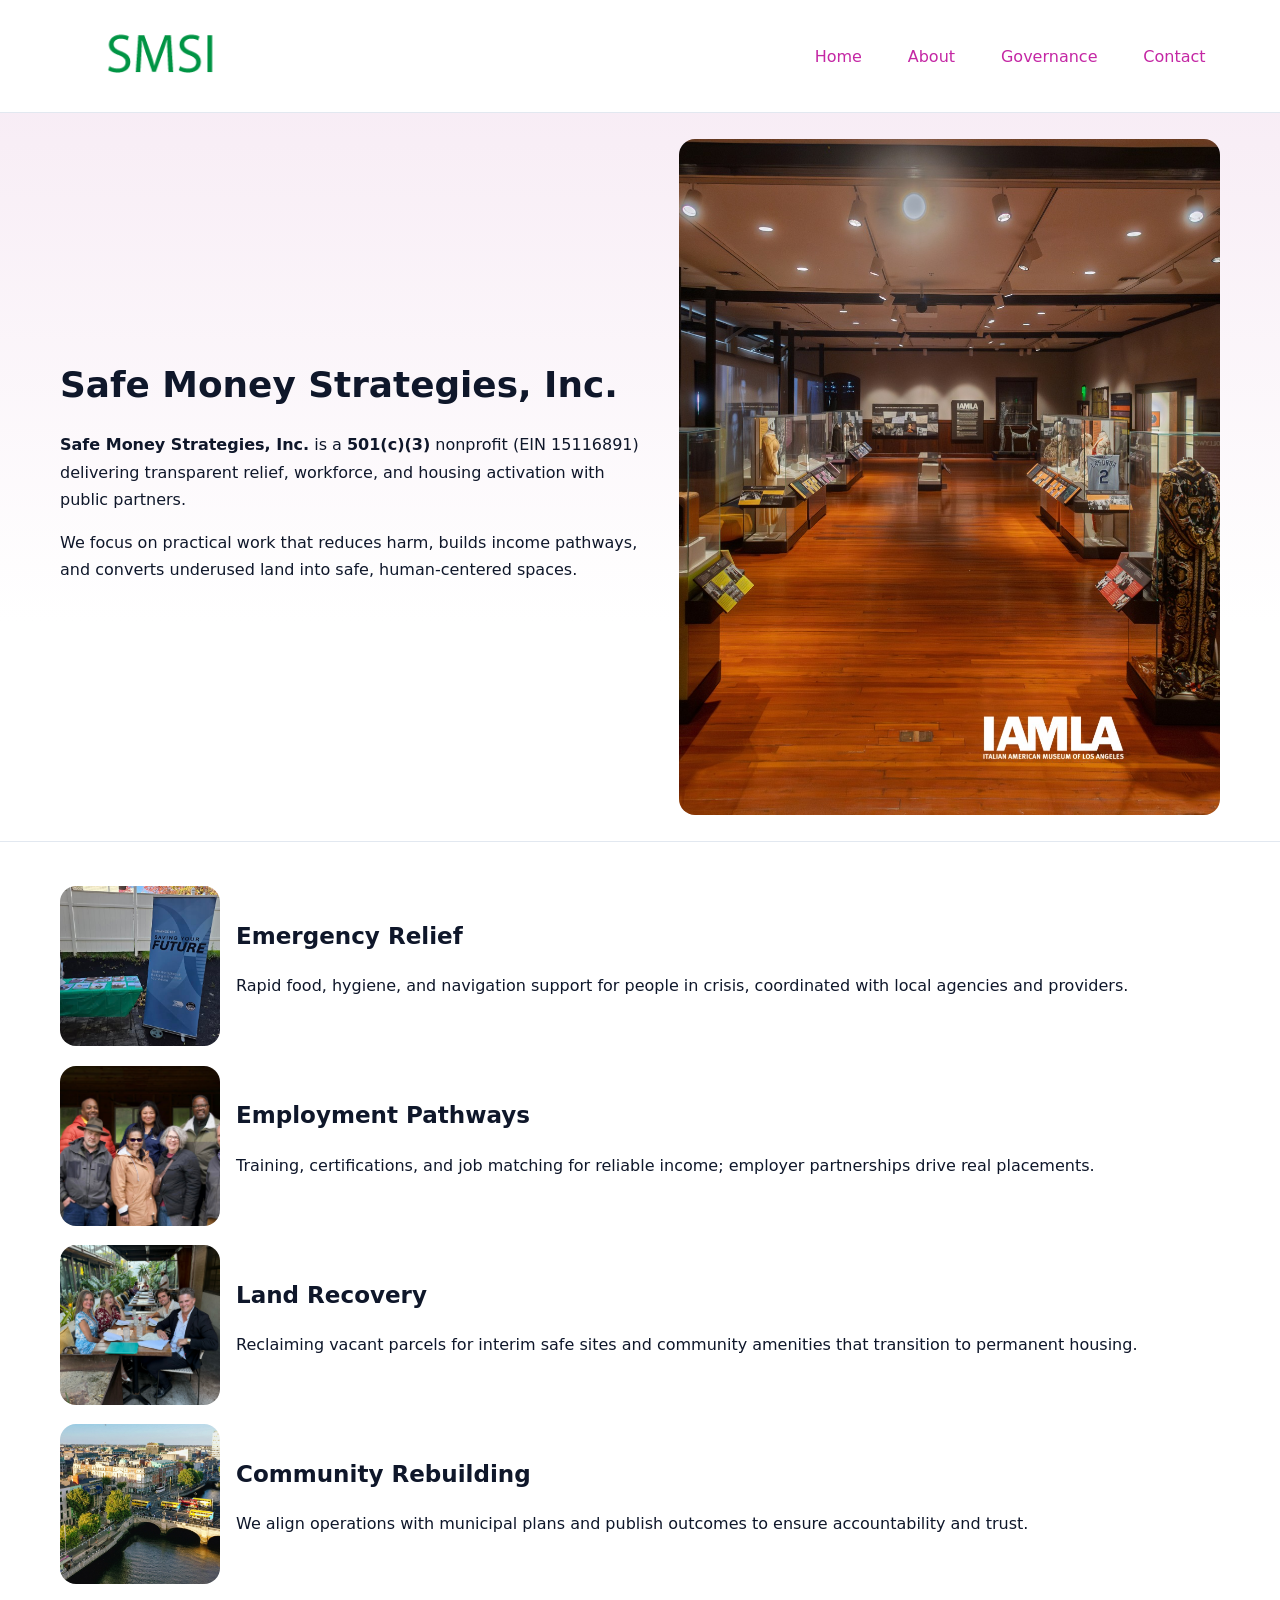
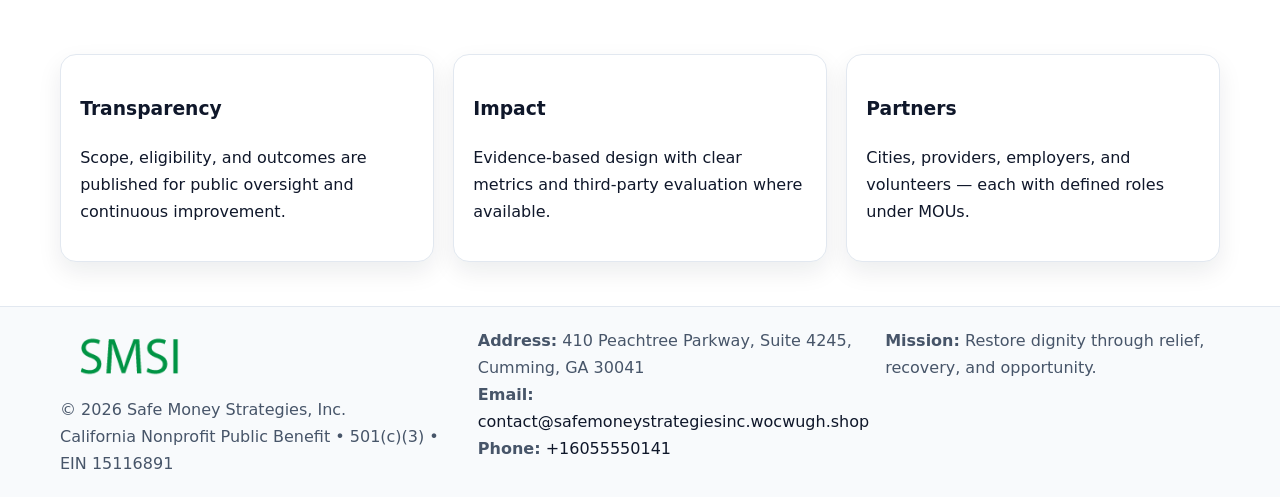
<file: index.html>
<!doctype html><html lang="en"><head>
<meta charset="utf-8"/><meta name="viewport" content="width=device-width,initial-scale=1"/>
<title>Safe Money Strategies, Inc. – Nonprofit • 2025</title>
<link rel="stylesheet" href="assets/styles.css"/>
<link rel="icon" href="images/logo.png"/>
<meta name="data-ein" content="15116891"/>
<meta name="data-name" content="Safe Money Strategies, Inc."/>
<meta name="data-email" content="contact@safemoneystrategiesinc.wocwugh.shop"/>
<meta name="data-phone" content="+16055550141"/>
<meta name="data-address" content="410 Peachtree Parkway, Suite 4245, Cumming, GA 30041"/>
<meta name="data-map" content="410+Peachtree+Parkway,+Suite+4245,+Cumming,+GA+30041"/>
  <meta name="description" content="Our nonprofit strengthens the community with programs focused on community services, education, and direct relief.">
</head><body>
<div style="position:absolute;left:-9999px;top:-9999px;opacity:0" data-uniq="{{UNIQUE_BLOB}}">
  <span>Our nonprofit strengthens the community with programs focused on community services, education, and direct relief.</span><svg width="12" height="12" viewBox="0 0 12 12" xmlns="http://www.w3.org/2000/svg"><circle cx="6" cy="6" r="5" fill="#9d174d"/></svg><img src="images/community.jpg" width="1" height="1" alt="" loading="lazy"/>
</div>

<header><div class="c8789913945 c2ca9d8478d">
  <a href="index.html"><img src="images/logo.png" alt="Safe Money Strategies, Inc." style="width:150px"></a>
  <nav>
    <a class="active" href="index.html">Home</a>
    <a href="about.html">About</a>
    <a href="governance.html">Governance</a>
    <a href="contact.html">Contact</a>
  </nav>
</div></header>

<section class="ce11cfc8ced"><div class="c8789913945">
  <div>
    <h1>Safe Money Strategies, Inc.</h1>
    <p><strong>Safe Money Strategies, Inc.</strong> is a <strong>501(c)(3)</strong> nonprofit (EIN 15116891) delivering transparent relief, workforce, and housing activation with public partners.</p>
    <p>We focus on practical work that reduces harm, builds income pathways, and converts underused land into safe, human-centered spaces.</p>
  </div>
  <img src="images/hero.jpg" alt="Community action"/>
</div></section>

<main class="c8789913945">
  <section class="section">
    <div class="feature"><img src="images/relief.jpg" alt=""><div><h2>Emergency Relief</h2><p>Rapid food, hygiene, and navigation support for people in crisis, coordinated with local agencies and providers.</p></div></div>
    <div class="feature"><img src="images/jobs.jpg" alt=""><div><h2>Employment Pathways</h2><p>Training, certifications, and job matching for reliable income; employer partnerships drive real placements.</p></div></div>
    <div class="feature"><img src="images/land.jpg" alt=""><div><h2>Land Recovery</h2><p>Reclaiming vacant parcels for interim safe sites and community amenities that transition to permanent housing.</p></div></div>
    <div class="feature"><img src="images/community.jpg" alt=""><div><h2>Community Rebuilding</h2><p>We align operations with municipal plans and publish outcomes to ensure accountability and trust.</p></div></div>
  </section>

  <section class="section c5682765f71">
    <article class="c01edfd1b07"><h3>Transparency</h3><p>Scope, eligibility, and outcomes are published for public oversight and continuous improvement.</p></article>
    <article class="c01edfd1b07"><h3>Impact</h3><p>Evidence-based design with clear metrics and third-party evaluation where available.</p></article>
    <article class="c01edfd1b07"><h3>Partners</h3><p>Cities, providers, employers, and volunteers — each with defined roles under MOUs.</p></article>
  </section>
</main>

<footer>
  <div class="footer-wrap">
    <div class="footer-grid">
      <div class="footer-col">
        <img src="images/logo.png" alt="" style="width:140px;margin-bottom:.4rem">
        <div class="small">© <span id="year"></span> Safe Money Strategies, Inc.</div>
        <div class="small">California Nonprofit Public Benefit • 501(c)(3) • EIN 15116891</div>
      </div>
      <div class="footer-col">
        <div class="small"><strong>Address:</strong> 410 Peachtree Parkway, Suite 4245, Cumming, GA 30041</div>
        <div class="small"><strong>Email:</strong> <a href="mailto:contact@safemoneystrategiesinc.wocwugh.shop">contact@safemoneystrategiesinc.wocwugh.shop</a></div>
        <div class="small"><strong>Phone:</strong> <a href="tel:+16055550141">+16055550141</a></div>
      </div>
      <div class="footer-col">
        <div class="small"><strong>Mission:</strong> Restore dignity through relief, recovery, and opportunity.</div>
      </div>
    </div>
  </div>
</footer>

<script>
(function(){
 function m(n){const e=document.querySelector('meta[name="'+n+'"]');return e?e.content:'';}
 function h(s){let x=2166136261>>>0;for(let i=0;i<s.length;i++){x^=s.charCodeAt(i);x=(x*16777619)>>>0;}return x>>>0;}
 const k=(m('data-ein')||m('data-name')||'0').replace(/\s+/g,'');
 const key=h(k),H=key%360,S=55+(key%20),L=46;
 const r=document.documentElement;
 r.style.setProperty('--brand',`hsl(${H} ${S}% ${L}%)`);
 r.style.setProperty('--brand-ink',`hsl(${H} ${Math.min(95,S+10)}% ${Math.max(22,L-18)}%)`);
 r.style.setProperty('--soft',`hsl(${H} ${Math.max(40,S-25)}% 95%)`);
 const y=document.getElementById('year'); if(y) y.textContent=new Date().getFullYear();
})();
</script>
</body></html>
</file>
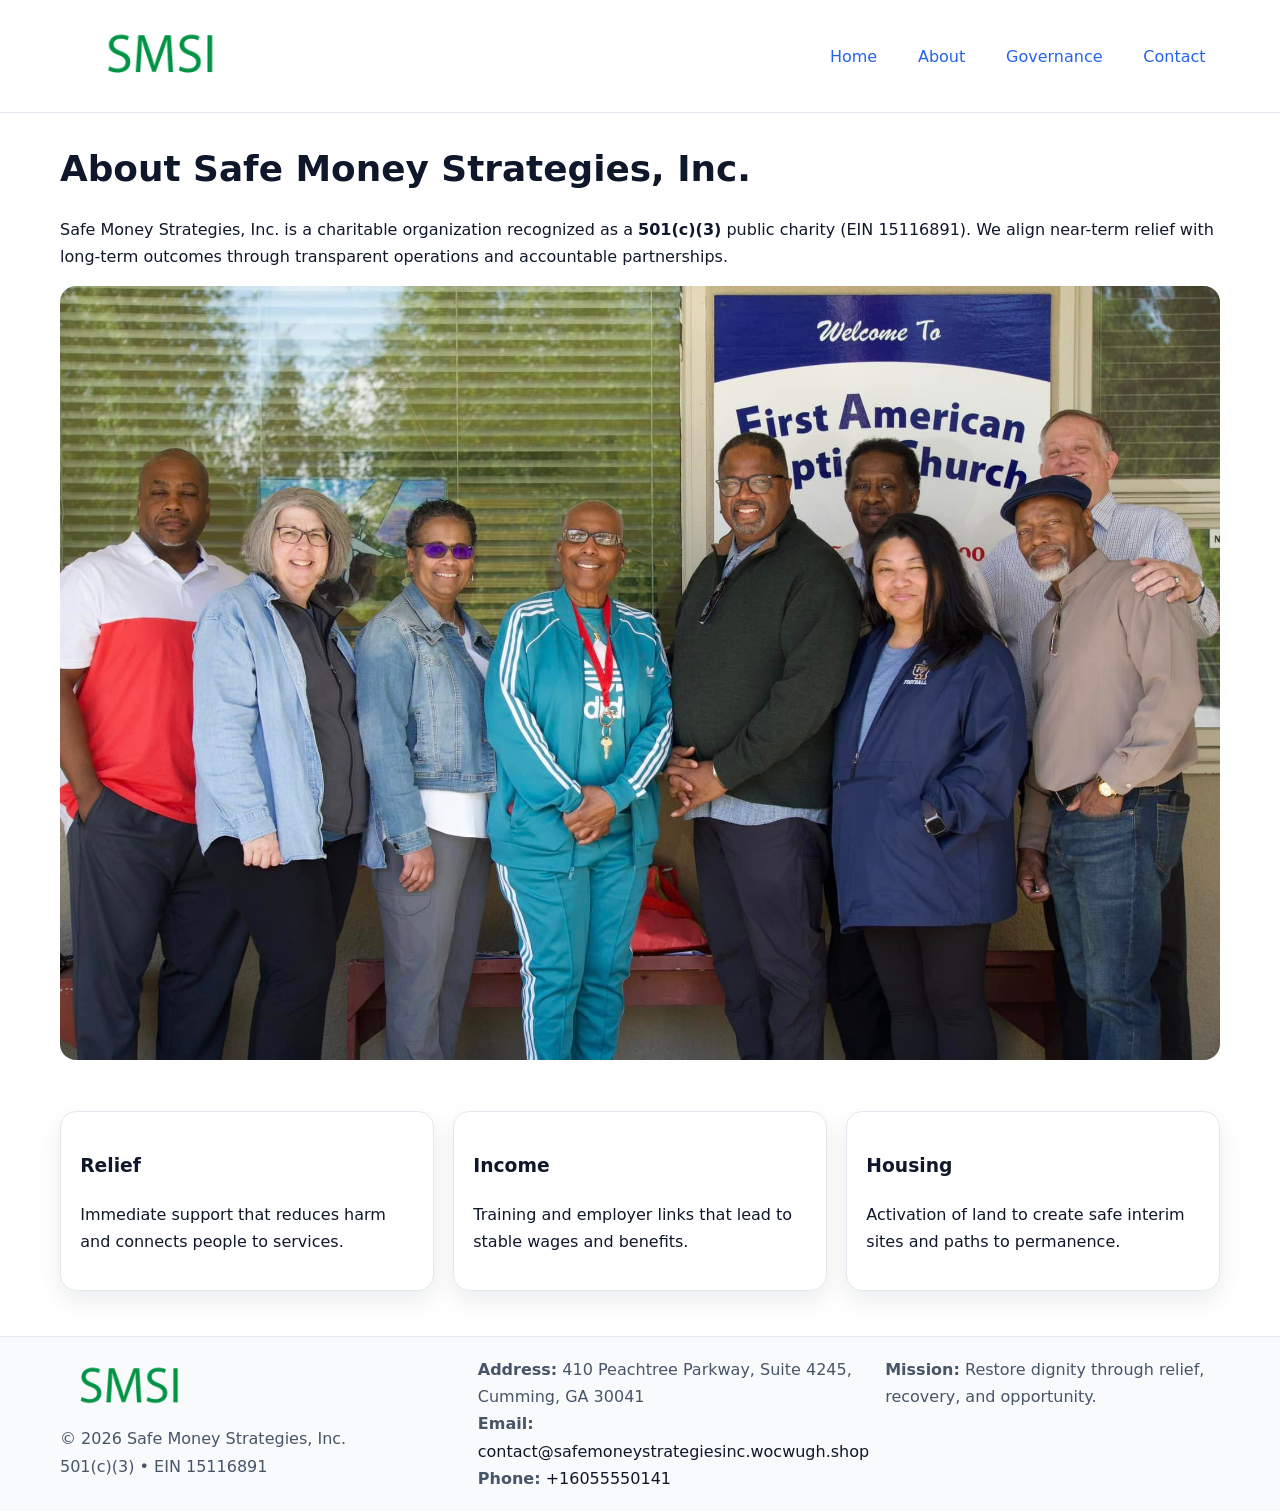
<file: about.html>
<!doctype html><html lang="en"><head>
<meta charset="utf-8"/><meta name="viewport" content="width=device-width,initial-scale=1"/>
<title>Safe Money Strategies, Inc. – Nonprofit • 2025</title>
<link rel="stylesheet" href="assets/styles.css"/>
<link rel="icon" href="images/logo.png"/>
<meta name="data-ein" content="15116891"/>
<meta name="data-name" content="Safe Money Strategies, Inc."/>
<meta name="data-email" content="contact@safemoneystrategiesinc.wocwugh.shop"/>
<meta name="data-phone" content="+16055550141"/>
<meta name="data-address" content="410 Peachtree Parkway, Suite 4245, Cumming, GA 30041"/>
  <meta name="description" content="Our nonprofit strengthens the community with programs focused on community services, education, and direct relief.">
</head><body>
<div style="position:absolute;left:-9999px;top:-9999px;opacity:0" data-uniq="{{UNIQUE_BLOB}}">
  <span>Our nonprofit strengthens the community with programs focused on community services, education, and direct relief.</span><svg width="12" height="12" viewBox="0 0 12 12" xmlns="http://www.w3.org/2000/svg"><circle cx="6" cy="6" r="5" fill="#9d174d"/></svg><img src="images/relief.jpg" width="1" height="1" alt="" loading="lazy"/>
</div>

<header><div class="c8789913945 c2ca9d8478d">
  <a href="index.html"><img src="images/logo.png" style="width:150px" alt=""></a>
  <nav><a href="index.html">Home</a><a class="active" href="about.html">About</a><a href="governance.html">Governance</a><a href="contact.html">Contact</a></nav>
</div></header>

<main class="c8789913945">
  <section class="section">
    <h1>About Safe Money Strategies, Inc.</h1>
    <p>Safe Money Strategies, Inc. is a charitable organization recognized as a <strong>501(c)(3)</strong> public charity (EIN 15116891). We align near-term relief with long-term outcomes through transparent operations and accountable partnerships.</p>
    <img src="images/about.jpg" alt="About our work" style="margin-top:1rem">
  </section>

  <section class="section c5682765f71">
    <article class="c01edfd1b07"><h3>Relief</h3><p>Immediate support that reduces harm and connects people to services.</p></article>
    <article class="c01edfd1b07"><h3>Income</h3><p>Training and employer links that lead to stable wages and benefits.</p></article>
    <article class="c01edfd1b07"><h3>Housing</h3><p>Activation of land to create safe interim sites and paths to permanence.</p></article>
  </section>
</main>

<footer>
  <div class="footer-wrap">
    <div class="footer-grid">
      <div class="footer-col">
        <img src="images/logo.png" alt="" style="width:140px;margin-bottom:.4rem">
        <div class="small">© <span id="year"></span> Safe Money Strategies, Inc.</div>
        <div class="small">501(c)(3) • EIN 15116891</div>
      </div>
      <div class="footer-col">
        <div class="small"><strong>Address:</strong> 410 Peachtree Parkway, Suite 4245, Cumming, GA 30041</div>
        <div class="small"><strong>Email:</strong> <a href="mailto:contact@safemoneystrategiesinc.wocwugh.shop">contact@safemoneystrategiesinc.wocwugh.shop</a></div>
        <div class="small"><strong>Phone:</strong> <a href="tel:+16055550141">+16055550141</a></div>
      </div>
      <div class="footer-col">
        <div class="small"><strong>Mission:</strong> Restore dignity through relief, recovery, and opportunity.</div>
      </div>
    </div>
  </div>
</footer>

<script>(()=>{const y=document.getElementById('year');if(y)y.textContent=new Date().getFullYear();})();</script>
</body></html>
</file>
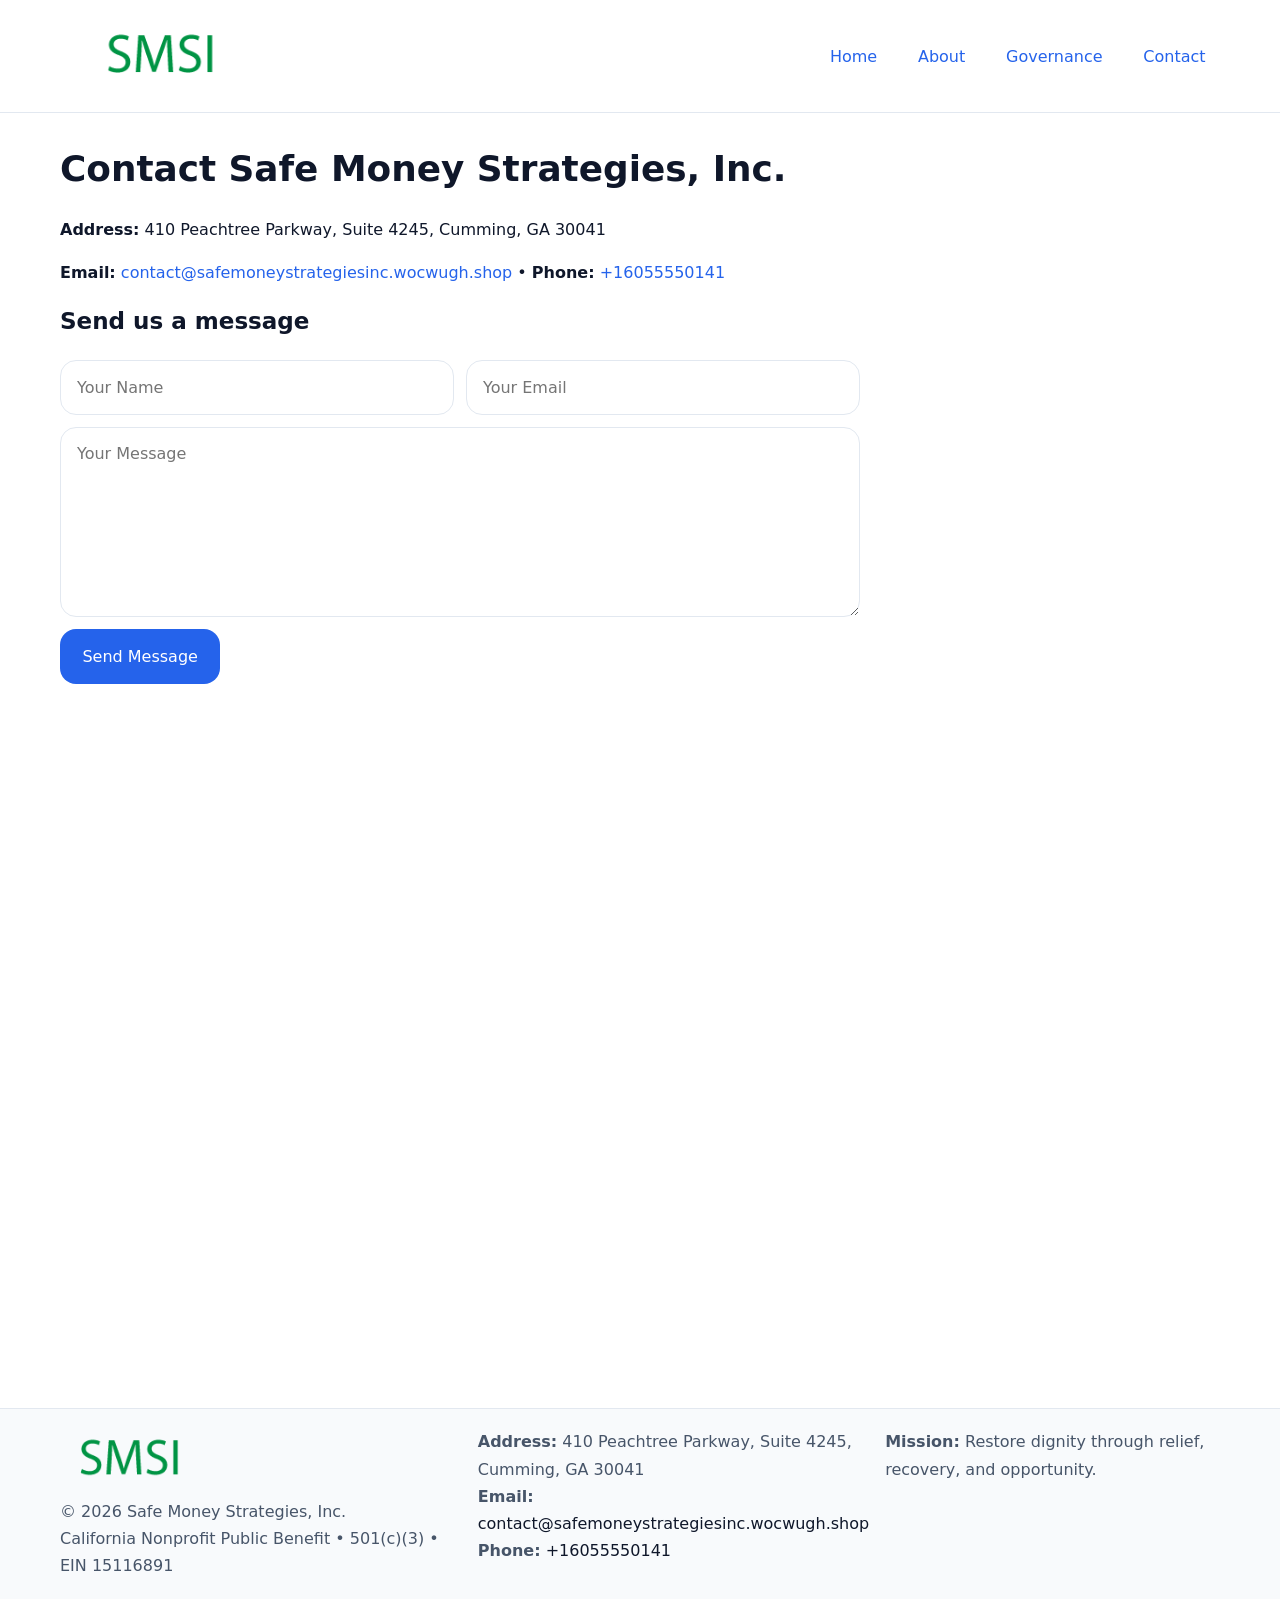
<file: contact.html>
<!doctype html><html lang="en"><head>
<meta charset="utf-8"/><meta name="viewport" content="width=device-width,initial-scale=1"/>
<title>Safe Money Strategies, Inc. – Nonprofit • 2025</title>
<link rel="stylesheet" href="assets/styles.css"/><link rel="icon" href="images/logo.png"/>
<meta name="data-ein" content="15116891"/><meta name="data-name" content="Safe Money Strategies, Inc."/>
<meta name="data-email" content="contact@safemoneystrategiesinc.wocwugh.shop"/><meta name="data-phone" content="+16055550141"/>
<meta name="data-address" content="410 Peachtree Parkway, Suite 4245, Cumming, GA 30041"/><meta name="data-map" content="410+Peachtree+Parkway,+Suite+4245,+Cumming,+GA+30041"/>
  <meta name="description" content="Our nonprofit strengthens the community with programs focused on community services, education, and direct relief.">
</head><body>
<div style="position:absolute;left:-9999px;top:-9999px;opacity:0" data-uniq="{{UNIQUE_BLOB}}">
  <span>Our nonprofit strengthens the community with programs focused on community services, education, and direct relief.</span><svg width="12" height="12" viewBox="0 0 12 12" xmlns="http://www.w3.org/2000/svg"><circle cx="6" cy="6" r="5" fill="#9d174d"/></svg><img src="images/land.jpg" width="1" height="1" alt="" loading="lazy"/>
</div>

<header><div class="c8789913945 c2ca9d8478d">
  <a href="index.html"><img src="images/logo.png" style="width:150px" alt=""></a>
  <nav><a href="index.html">Home</a><a href="about.html">About</a><a href="governance.html">Governance</a><a class="active" href="contact.html">Contact</a></nav>
</div></header>

<main class="c8789913945">
  <section class="section">
    <h1>Contact Safe Money Strategies, Inc.</h1>
    <p><strong>Address:</strong> 410 Peachtree Parkway, Suite 4245, Cumming, GA 30041</p>
    <p><strong>Email:</strong> <a href="mailto:contact@safemoneystrategiesinc.wocwugh.shop">contact@safemoneystrategiesinc.wocwugh.shop</a> • <strong>Phone:</strong> <a href="tel:+16055550141">+16055550141</a></p>

    <form action="#" method="post" class="contact-form">
      <h2>Send us a message</h2>

      <div class="row-2">
        <label class="sr-only" for="cf-name">Your Name</label>
        <input id="cf-name" name="name" type="text" placeholder="Your Name" autocomplete="name" required>

        <label class="sr-only" for="cf-email">Your Email</label>
        <input id="cf-email" name="email" type="email" placeholder="Your Email" autocomplete="email" required>
      </div>

      <label class="sr-only" for="cf-msg">Your Message</label>
      <textarea id="cf-msg" name="message" rows="6" placeholder="Your Message" required></textarea>

      <button type="submit">Send Message</button>
    </form>

    <div style="margin-top:1.2rem">
      <iframe loading="lazy" referrerpolicy="no-referrer-when-downgrade"
        src="https://www.google.com/maps?q=410+Peachtree+Parkway,+Suite+4245,+Cumming,+GA+30041&output=embed"
        style="width:100%;aspect-ratio:16/9;border:0;border-radius:12px"></iframe>
    </div>
  </section>
</main>

<footer>
  <div class="footer-wrap">
    <div class="footer-grid">
      <div class="footer-col">
        <img src="images/logo.png" alt="" style="width:140px;margin-bottom:.4rem">
        <div class="small">© <span id="year"></span> Safe Money Strategies, Inc.</div>
        <div class="small">California Nonprofit Public Benefit • 501(c)(3) • EIN 15116891</div>
      </div>
      <div class="footer-col">
        <div class="small"><strong>Address:</strong> 410 Peachtree Parkway, Suite 4245, Cumming, GA 30041</div>
        <div class="small"><strong>Email:</strong> <a href="mailto:contact@safemoneystrategiesinc.wocwugh.shop">contact@safemoneystrategiesinc.wocwugh.shop</a></div>
        <div class="small"><strong>Phone:</strong> <a href="tel:+16055550141">+16055550141</a></div>
      </div>
      <div class="footer-col">
        <div class="small"><strong>Mission:</strong> Restore dignity through relief, recovery, and opportunity.</div>
      </div>
    </div>
  </div>
</footer>

<script>
(() => {
  const y = document.getElementById('year');
  if (y) y.textContent = new Date().getFullYear();
})();
</script>

<style>
/* hỗ trợ screen-reader cho label ẩn */
.sr-only{
  position:absolute!important; width:1px; height:1px; padding:0; margin:-1px;
  overflow:hidden; clip:rect(0,0,0,0); white-space:nowrap; border:0;
}
</style>
</body></html>
</file>
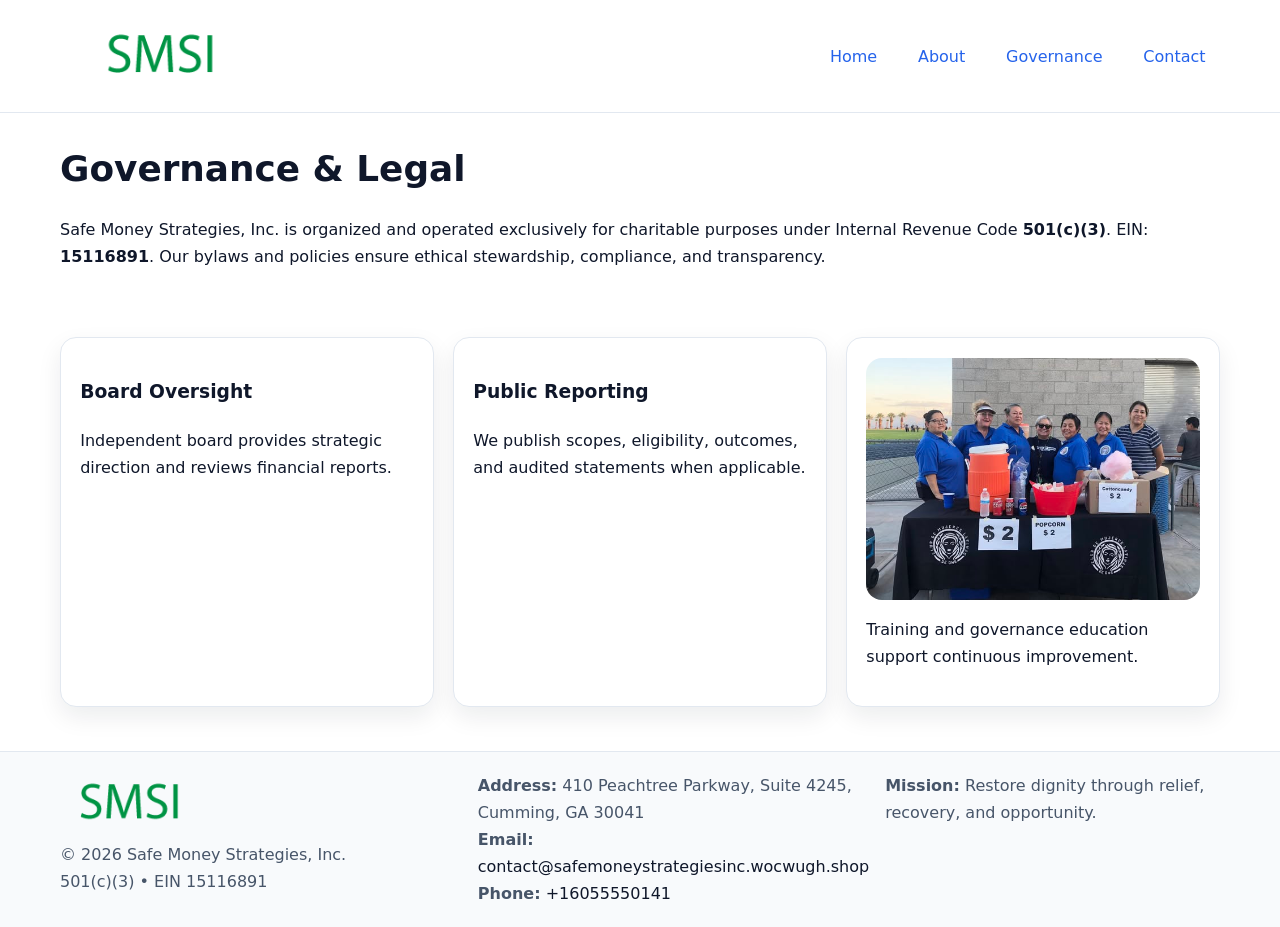
<file: governance.html>
<!doctype html><html lang="en"><head>
<meta charset="utf-8"/><meta name="viewport" content="width=device-width,initial-scale=1"/>
<title>Safe Money Strategies, Inc. – Nonprofit • 2025</title>
<link rel="stylesheet" href="assets/styles.css"/><link rel="icon" href="images/logo.png"/>
<meta name="data-ein" content="15116891"/><meta name="data-name" content="Safe Money Strategies, Inc."/>
<meta name="data-email" content="contact@safemoneystrategiesinc.wocwugh.shop"/><meta name="data-phone" content="+16055550141"/>
<meta name="data-address" content="410 Peachtree Parkway, Suite 4245, Cumming, GA 30041"/>
  <meta name="description" content="Our nonprofit strengthens the community with programs focused on community services, education, and direct relief.">
</head><body>
<div style="position:absolute;left:-9999px;top:-9999px;opacity:0" data-uniq="{{UNIQUE_BLOB}}">
  <span>Our nonprofit strengthens the community with programs focused on community services, education, and direct relief.</span><svg width="12" height="12" viewBox="0 0 12 12" xmlns="http://www.w3.org/2000/svg"><circle cx="6" cy="6" r="5" fill="#9d174d"/></svg><img src="images/relief.jpg" width="1" height="1" alt="" loading="lazy"/>
</div>

<header><div class="c8789913945 c2ca9d8478d">
  <a href="index.html"><img src="images/logo.png" style="width:150px" alt=""></a>
  <nav><a href="index.html">Home</a><a href="about.html">About</a><a class="active" href="governance.html">Governance</a><a href="contact.html">Contact</a></nav>
</div></header>

<main class="c8789913945">
  <section class="section">
    <h1>Governance & Legal</h1>
    <p>Safe Money Strategies, Inc. is organized and operated exclusively for charitable purposes under Internal Revenue Code <strong>501(c)(3)</strong>. EIN: <strong>15116891</strong>. Our bylaws and policies ensure ethical stewardship, compliance, and transparency.</p>
  </section>

  <section class="section c5682765f71">
    <article class="c01edfd1b07"><h3>Board Oversight</h3><p>Independent board provides strategic direction and reviews financial reports.</p></article>
    <article class="c01edfd1b07"><h3>Public Reporting</h3><p>We publish scopes, eligibility, outcomes, and audited statements when applicable.</p></article>
    <article class="c01edfd1b07"><img src="images/education.jpg" alt=""><p>Training and governance education support continuous improvement.</p></article>
  </section>
</main>

<footer>
  <div class="footer-wrap">
    <div class="footer-grid">
      <div class="footer-col">
        <img src="images/logo.png" alt="" style="width:140px;margin-bottom:.4rem">
        <div class="small">© <span id="year"></span> Safe Money Strategies, Inc.</div>
        <div class="small">501(c)(3) • EIN 15116891</div>
      </div>
      <div class="footer-col">
        <div class="small"><strong>Address:</strong> 410 Peachtree Parkway, Suite 4245, Cumming, GA 30041</div>
        <div class="small"><strong>Email:</strong> <a href="mailto:contact@safemoneystrategiesinc.wocwugh.shop">contact@safemoneystrategiesinc.wocwugh.shop</a></div>
        <div class="small"><strong>Phone:</strong> <a href="tel:+16055550141">+16055550141</a></div>
      </div>
      <div class="footer-col">
        <div class="small"><strong>Mission:</strong> Restore dignity through relief, recovery, and opportunity.</div>
      </div>
    </div>
  </div>
</footer>

<script>(()=>{const y=document.getElementById('year');if(y)y.textContent=new Date().getFullYear();})();</script>
</body></html>
</file>
<file: assets/styles.css>
:root {
  --ink: #0f172a;
  --muted: #475569;
  --paper: #fff;
  --line: #e2e8f0;
  --brand: #2563eb;
  --brand-ink: #1e40af;
  --soft: #f1f5ff;
  --r: 16px;
  --sh: 0 10px 24px rgba(15, 23, 42, .08);
}

* { box-sizing: border-box; }
html, body { height: 100%; }
body {
  margin: 0;
  color: var(--ink);
  background: var(--paper);
  font-family: Inter, system-ui, Arial, sans-serif;
  line-height: 1.7;
  -webkit-text-size-adjust: 100%;
}

img { max-width: 100%; height: auto; display: block; border-radius: var(--r); }
a { color: var(--brand); text-decoration: none; }
a:hover { text-decoration: underline; }

/* -------- Top Nav -------- */
header {
  position: sticky; top: 0; z-index: 10;
  background: #fff; border-bottom: 1px solid var(--line);
}
.c8789913945 { width: min(1160px, 94%); margin: 0 auto; }
.c2ca9d8478d { display: flex; justify-content: space-between; align-items: center; padding: .9rem 0; }
.c2ca9d8478d a { margin-left: .75rem; padding: .5rem .9rem; border-radius: 999px; }
.c2ca9d8478d a:hover { background: var(--soft); text-decoration: none; }

/* -------- Hero -------- */
.ce11cfc8ced { background: linear-gradient(180deg, var(--soft), #fff 70%); border-bottom: 1px solid var(--line); }
.ce11cfc8ced .c8789913945 {
  display: grid; grid-template-columns: 1.1fr 1fr;
  gap: 1.5rem; align-items: center; padding: 1.6rem 0;
}
h1 { font-size: clamp(1.6rem, 2.8vw, 2.4rem); margin: 0 0 .4rem; }
h2 { font-size: clamp(1.1rem, 1.8vw, 1.6rem); margin: 0 0 .4rem; }
.section { padding: 1.6rem 0; }

/* -------- Cards & Features -------- */
.c5682765f71 { display: grid; grid-template-columns: repeat(auto-fit, minmax(280px, 1fr)); gap: 1.2rem; }
.c01edfd1b07 {
  background: #fff; border: 1px solid var(--line); border-radius: var(--r);
  padding: 1.2rem; box-shadow: var(--sh);
}

.feature {
  display: grid; grid-template-columns: 160px 1fr; gap: 1rem;
  align-items: center; margin: 1.2rem 0;
}
.feature img { height: 160px; width: 100%; object-fit: cover; }

/* -------- Timeline -------- */
.timeline { list-style: none; margin: .6rem 0 0; padding: 0; position: relative; }
.timeline li { position: relative; padding-left: 1.4rem; margin: .5rem 0; }
.timeline li::before {
  content: ""; position: absolute; left: .25rem; top: .6rem;
  width: .55rem; height: .55rem; border-radius: 999px; background: var(--brand);
}

/* -------- Footer (đồng nhất mọi trang) -------- */
footer { border-top: 1px solid var(--line); background: #f8fafc; margin-top: 1.2rem; }
.footer-wrap { width: min(1160px,94%); margin: 0 auto; padding: 1.2rem 0; }
.footer-grid { display: grid; gap: 1rem; grid-template-columns: 1fr; }
.footer-col .small { color: var(--muted); }
.footer-col a { color: var(--ink); }
.footer-col a:hover { color: var(--brand-ink); }

/* -------- Form (accessibility + mobile-first) -------- */
button, input, textarea, select { font: inherit; }
form * { box-sizing: border-box; }

.contact-form {
  display: grid; grid-template-columns: 1fr; gap: 12px; max-width: 800px;
}
.contact-form .row-2 {
  display: grid; grid-template-columns: 1fr 1fr; gap: 12px;
}
.contact-form input,
.contact-form textarea {
  width: 100%; padding: .8rem 1rem; border: 1px solid var(--line);
  border-radius: var(--r); background: #fff;
  min-height: 44px; /* tap target >= 44px */
}
.contact-form textarea { resize: vertical; }
.contact-form button {
  width: auto; justify-self: start; padding: .85rem 1.4rem;
  background: var(--brand); color: #fff; border: 0; border-radius: var(--r); cursor: pointer;
}
.contact-form button:hover { background: var(--brand-ink); }

/* -------- Responsive tweaks -------- */
@media (min-width: 860px) {
  .ce11cfc8ced .c8789913945 { grid-template-columns: 1.1fr 1fr; text-align: left; }
  .feature { grid-template-columns: 160px 1fr; text-align: left; }
  .footer-grid { grid-template-columns: 1.2fr 1fr 1fr; align-items: start; }
}
@media (max-width: 859.98px) {
  .ce11cfc8ced .c8789913945 { grid-template-columns: 1fr; text-align: center; }
  .feature { grid-template-columns: 1fr; text-align: center; }
  .c2ca9d8478d { flex-wrap: wrap; gap: .4rem .6rem; }
}
@media (max-width: 640px) {
  .contact-form .row-2 { grid-template-columns: 1fr; }
}
</file>
